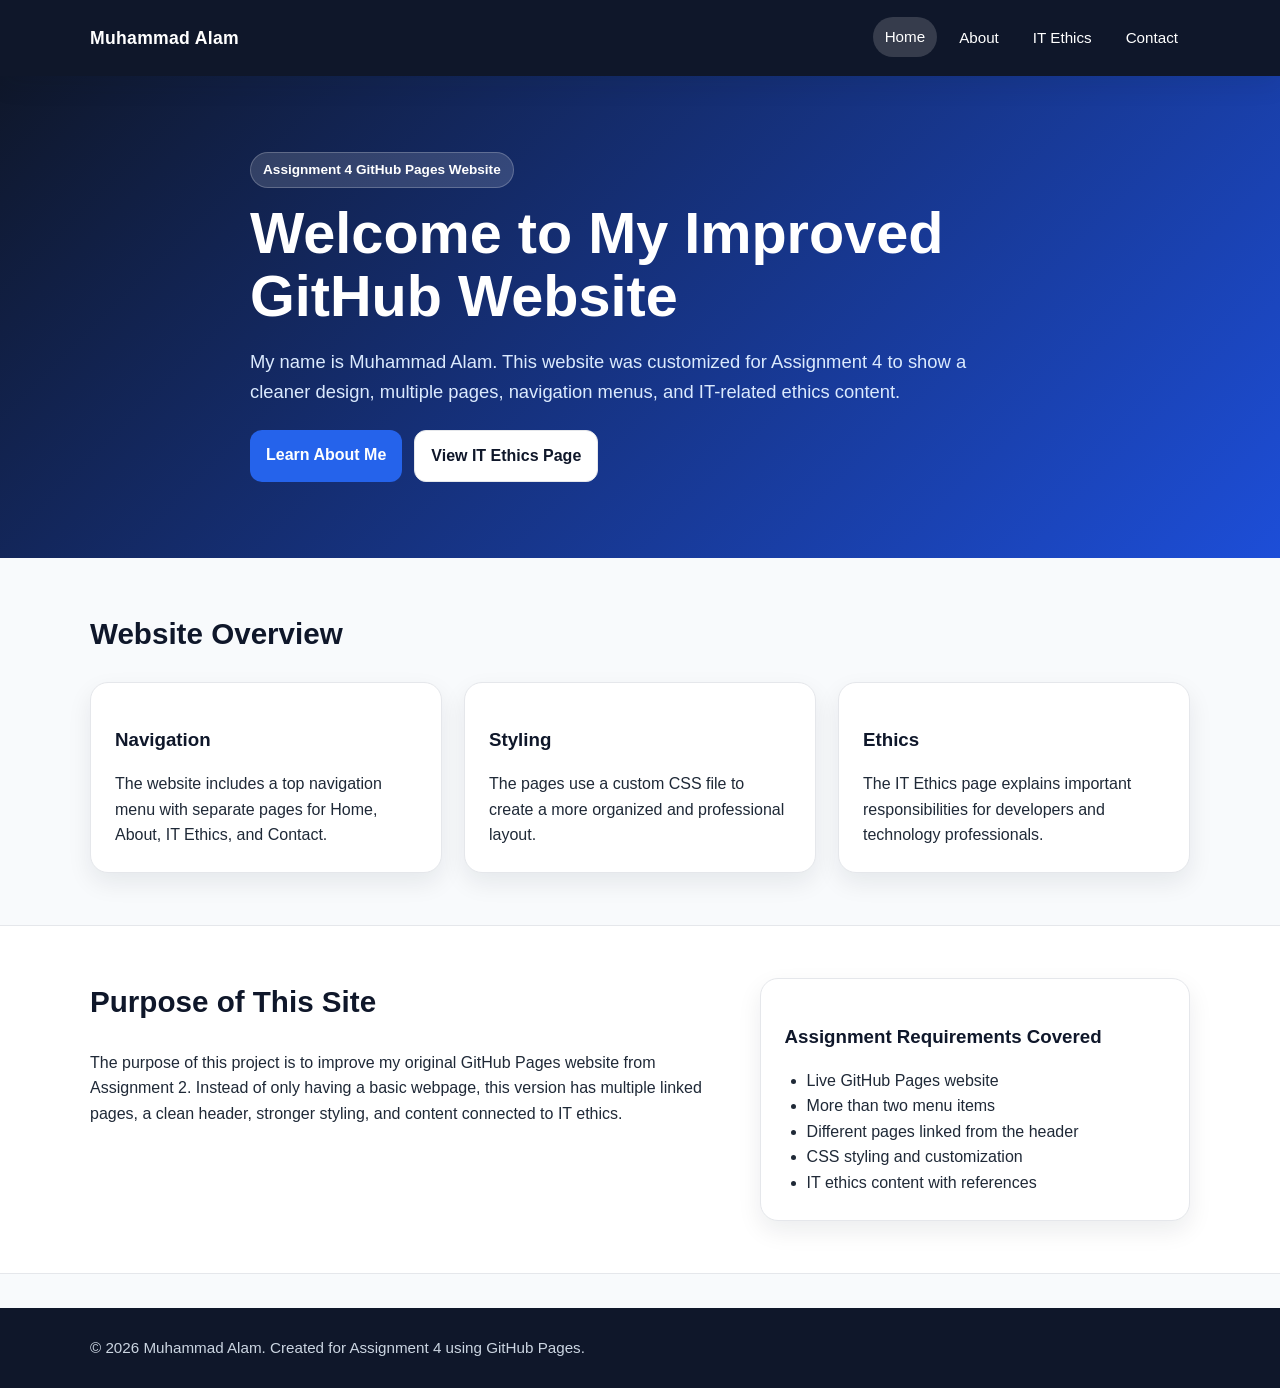
<file: index.html>
<!DOCTYPE html>
<html lang="en">
<head>
  <meta charset="UTF-8">
  <meta name="viewport" content="width=device-width, initial-scale=1.0">
  <title>Home | Muhammad Alam</title>
  <link rel="stylesheet" href="styles.css">
</head>
<body>

<header class="site-header">
  <div class="container nav-wrapper">
    <a class="brand" href="index.html">Muhammad Alam</a>
    <nav class="top-nav" aria-label="Main navigation">
      <a href="index.html" class="active">Home</a>
      <a href="about.html">About</a>
      <a href="ethics.html">IT Ethics</a>
      <a href="contact.html">Contact</a>
    </nav>
  </div>
</header>

<main>
  <section class="hero">
    <div class="container hero-content">
      <span class="tagline">Assignment 4 GitHub Pages Website</span>
      <h1>Welcome to My Improved GitHub Website</h1>
      <p>
        My name is Muhammad Alam. This website was customized for Assignment 4 to show a cleaner design,
        multiple pages, navigation menus, and IT-related ethics content.
      </p>
      <div class="button-row">
        <a class="button" href="about.html">Learn About Me</a>
        <a class="button secondary" href="ethics.html">View IT Ethics Page</a>
      </div>
    </div>
  </section>

  <section class="section">
    <div class="container">
      <h2>Website Overview</h2>
      <div class="card-grid">
        <article class="card">
          <h3>Navigation</h3>
          <p>
            The website includes a top navigation menu with separate pages for Home, About,
            IT Ethics, and Contact.
          </p>
        </article>
        <article class="card">
          <h3>Styling</h3>
          <p>
            The pages use a custom CSS file to create a more organized and professional layout.
          </p>
        </article>
        <article class="card">
          <h3>Ethics</h3>
          <p>
            The IT Ethics page explains important responsibilities for developers and technology professionals.
          </p>
        </article>
      </div>
    </div>
  </section>

  <section class="section light-section">
    <div class="container split-layout">
      <div>
        <h2>Purpose of This Site</h2>
        <p>
          The purpose of this project is to improve my original GitHub Pages website from Assignment 2.
          Instead of only having a basic webpage, this version has multiple linked pages, a clean header,
          stronger styling, and content connected to IT ethics.
        </p>
      </div>
      <div class="info-box">
        <h3>Assignment Requirements Covered</h3>
        <ul>
          <li>Live GitHub Pages website</li>
          <li>More than two menu items</li>
          <li>Different pages linked from the header</li>
          <li>CSS styling and customization</li>
          <li>IT ethics content with references</li>
        </ul>
      </div>
    </div>
  </section>
</main>

<footer class="site-footer">
  <div class="container">
    <p>&copy; 2026 Muhammad Alam. Created for Assignment 4 using GitHub Pages.</p>
  </div>
</footer>

</body>
</html>
</file>
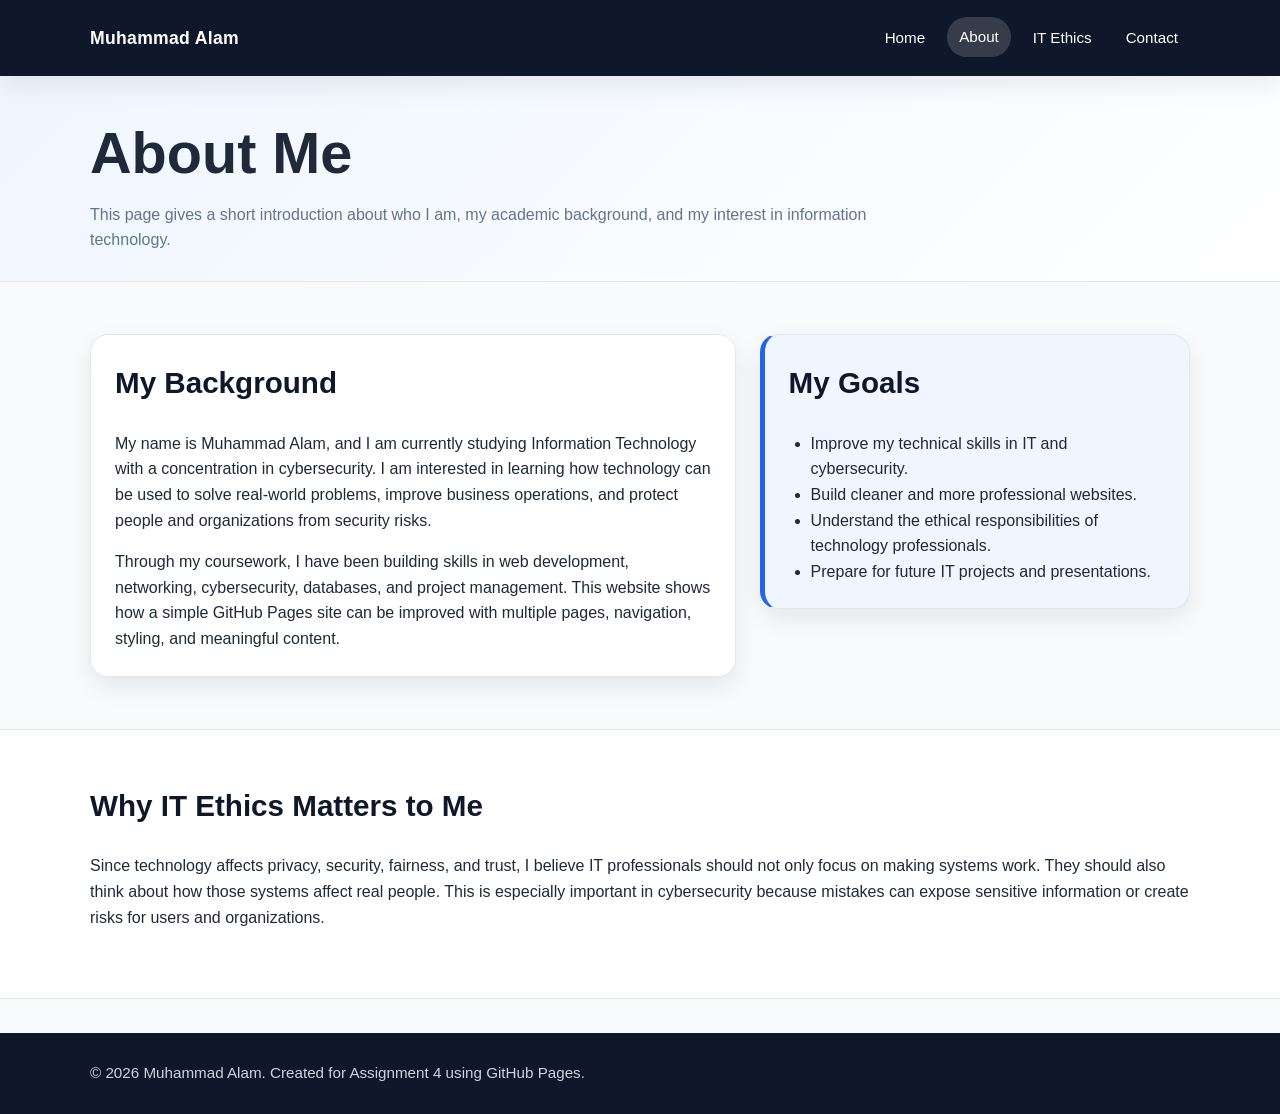
<file: about.html>
<!DOCTYPE html>
<html lang="en">
<head>
  <meta charset="UTF-8">
  <meta name="viewport" content="width=device-width, initial-scale=1.0">
  <title>About | Muhammad Alam</title>
  <link rel="stylesheet" href="styles.css">
</head>
<body>

<header class="site-header">
  <div class="container nav-wrapper">
    <a class="brand" href="index.html">Muhammad Alam</a>
    <nav class="top-nav" aria-label="Main navigation">
      <a href="index.html">Home</a>
      <a href="about.html" class="active">About</a>
      <a href="ethics.html">IT Ethics</a>
      <a href="contact.html">Contact</a>
    </nav>
  </div>
</header>

<main>
  <section class="page-heading">
    <div class="container">
      <h1>About Me</h1>
      <p>
        This page gives a short introduction about who I am, my academic background,
        and my interest in information technology.
      </p>
    </div>
  </section>

  <section class="section">
    <div class="container split-layout">
      <article class="card">
        <h2>My Background</h2>
        <p>
          My name is Muhammad Alam, and I am currently studying Information Technology with a concentration
          in cybersecurity. I am interested in learning how technology can be used to solve real-world problems,
          improve business operations, and protect people and organizations from security risks.
        </p>
        <p>
          Through my coursework, I have been building skills in web development, networking, cybersecurity,
          databases, and project management. This website shows how a simple GitHub Pages site can be improved
          with multiple pages, navigation, styling, and meaningful content.
        </p>
      </article>

      <aside class="card highlight">
        <h2>My Goals</h2>
        <ul>
          <li>Improve my technical skills in IT and cybersecurity.</li>
          <li>Build cleaner and more professional websites.</li>
          <li>Understand the ethical responsibilities of technology professionals.</li>
          <li>Prepare for future IT projects and presentations.</li>
        </ul>
      </aside>
    </div>
  </section>

  <section class="section light-section">
    <div class="container">
      <h2>Why IT Ethics Matters to Me</h2>
      <p>
        Since technology affects privacy, security, fairness, and trust, I believe IT professionals should not
        only focus on making systems work. They should also think about how those systems affect real people.
        This is especially important in cybersecurity because mistakes can expose sensitive information or create
        risks for users and organizations.
      </p>
    </div>
  </section>
</main>

<footer class="site-footer">
  <div class="container">
    <p>&copy; 2026 Muhammad Alam. Created for Assignment 4 using GitHub Pages.</p>
  </div>
</footer>

</body>
</html>
</file>
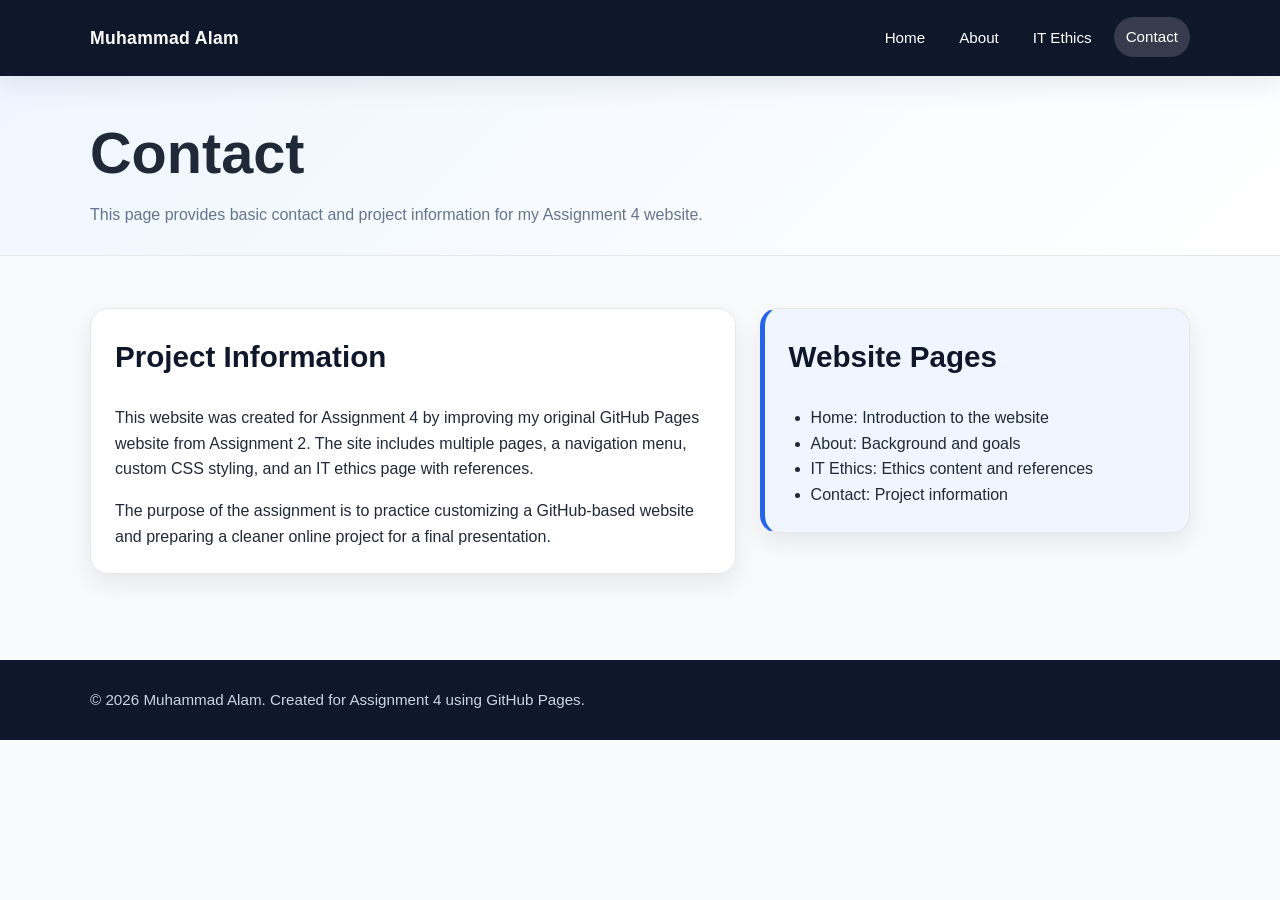
<file: contact.html>
<!DOCTYPE html>
<html lang="en">
<head>
  <meta charset="UTF-8">
  <meta name="viewport" content="width=device-width, initial-scale=1.0">
  <title>Contact | Muhammad Alam</title>
  <link rel="stylesheet" href="styles.css">
</head>
<body>

<header class="site-header">
  <div class="container nav-wrapper">
    <a class="brand" href="index.html">Muhammad Alam</a>
    <nav class="top-nav" aria-label="Main navigation">
      <a href="index.html">Home</a>
      <a href="about.html">About</a>
      <a href="ethics.html">IT Ethics</a>
      <a href="contact.html" class="active">Contact</a>
    </nav>
  </div>
</header>

<main>
  <section class="page-heading">
    <div class="container">
      <h1>Contact</h1>
      <p>This page provides basic contact and project information for my Assignment 4 website.</p>
    </div>
  </section>

  <section class="section">
    <div class="container split-layout">
      <article class="card">
        <h2>Project Information</h2>
        <p>
          This website was created for Assignment 4 by improving my original GitHub Pages website from Assignment 2.
          The site includes multiple pages, a navigation menu, custom CSS styling, and an IT ethics page with references.
        </p>
        <p>
          The purpose of the assignment is to practice customizing a GitHub-based website and preparing a cleaner
          online project for a final presentation.
        </p>
      </article>

      <aside class="card highlight">
        <h2>Website Pages</h2>
        <ul>
          <li>Home: Introduction to the website</li>
          <li>About: Background and goals</li>
          <li>IT Ethics: Ethics content and references</li>
          <li>Contact: Project information</li>
        </ul>
      </aside>
    </div>
  </section>
</main>

<footer class="site-footer">
  <div class="container">
    <p>&copy; 2026 Muhammad Alam. Created for Assignment 4 using GitHub Pages.</p>
  </div>
</footer>

</body>
</html>
</file>
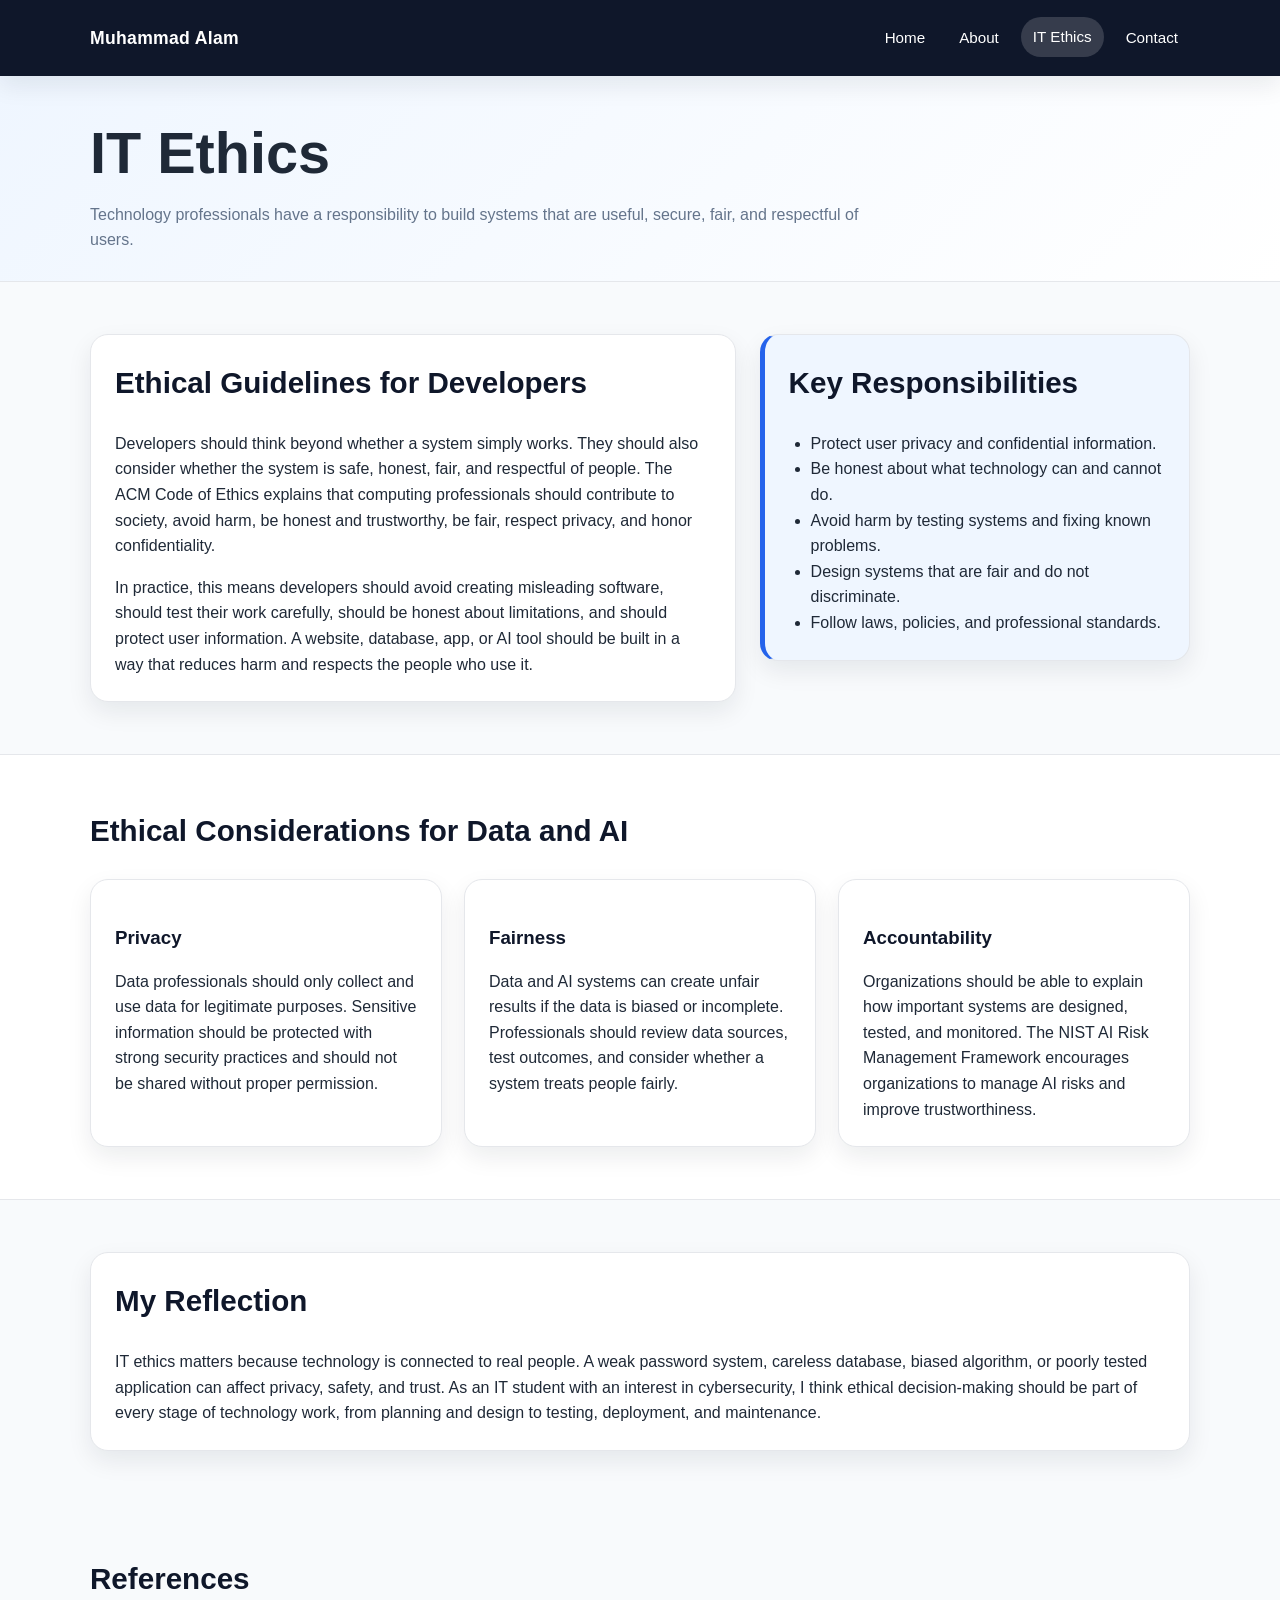
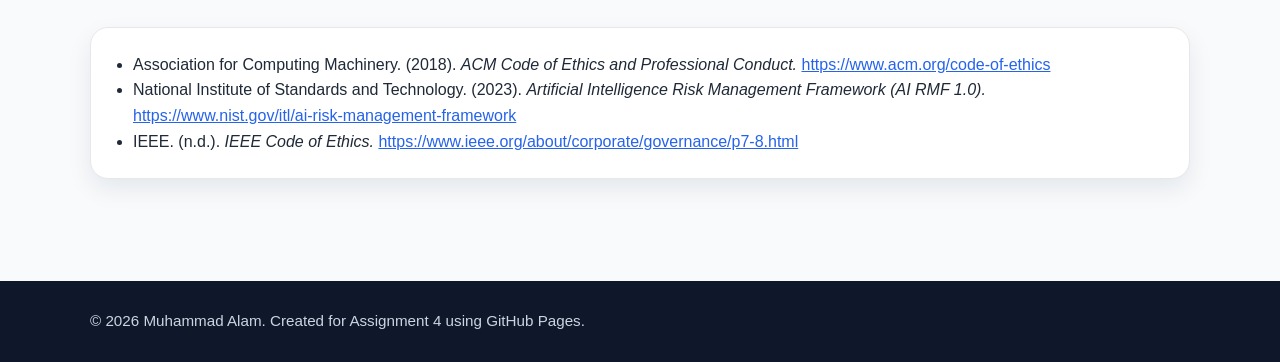
<file: ethics.html>
<!DOCTYPE html>
<html lang="en">
<head>
  <meta charset="UTF-8">
  <meta name="viewport" content="width=device-width, initial-scale=1.0">
  <title>IT Ethics | Muhammad Alam</title>
  <link rel="stylesheet" href="styles.css">
</head>
<body>

<header class="site-header">
  <div class="container nav-wrapper">
    <a class="brand" href="index.html">Muhammad Alam</a>
    <nav class="top-nav" aria-label="Main navigation">
      <a href="index.html">Home</a>
      <a href="about.html">About</a>
      <a href="ethics.html" class="active">IT Ethics</a>
      <a href="contact.html">Contact</a>
    </nav>
  </div>
</header>

<main>
  <section class="page-heading">
    <div class="container">
      <h1>IT Ethics</h1>
      <p>
        Technology professionals have a responsibility to build systems that are useful, secure,
        fair, and respectful of users.
      </p>
    </div>
  </section>

  <section class="section">
    <div class="container split-layout">
      <article class="card">
        <h2>Ethical Guidelines for Developers</h2>
        <p>
          Developers should think beyond whether a system simply works. They should also consider whether the
          system is safe, honest, fair, and respectful of people. The ACM Code of Ethics explains that computing
          professionals should contribute to society, avoid harm, be honest and trustworthy, be fair, respect privacy,
          and honor confidentiality.
        </p>
        <p>
          In practice, this means developers should avoid creating misleading software, should test their work carefully,
          should be honest about limitations, and should protect user information. A website, database, app, or AI tool
          should be built in a way that reduces harm and respects the people who use it.
        </p>
      </article>

      <aside class="card highlight">
        <h2>Key Responsibilities</h2>
        <ul>
          <li>Protect user privacy and confidential information.</li>
          <li>Be honest about what technology can and cannot do.</li>
          <li>Avoid harm by testing systems and fixing known problems.</li>
          <li>Design systems that are fair and do not discriminate.</li>
          <li>Follow laws, policies, and professional standards.</li>
        </ul>
      </aside>
    </div>
  </section>

  <section class="section light-section">
    <div class="container">
      <h2>Ethical Considerations for Data and AI</h2>
      <div class="card-grid">
        <article class="card">
          <h3>Privacy</h3>
          <p>
            Data professionals should only collect and use data for legitimate purposes. Sensitive information should
            be protected with strong security practices and should not be shared without proper permission.
          </p>
        </article>
        <article class="card">
          <h3>Fairness</h3>
          <p>
            Data and AI systems can create unfair results if the data is biased or incomplete. Professionals should
            review data sources, test outcomes, and consider whether a system treats people fairly.
          </p>
        </article>
        <article class="card">
          <h3>Accountability</h3>
          <p>
            Organizations should be able to explain how important systems are designed, tested, and monitored. The
            NIST AI Risk Management Framework encourages organizations to manage AI risks and improve trustworthiness.
          </p>
        </article>
      </div>
    </div>
  </section>

  <section class="section">
    <div class="container">
      <article class="card">
        <h2>My Reflection</h2>
        <p>
          IT ethics matters because technology is connected to real people. A weak password system, careless database,
          biased algorithm, or poorly tested application can affect privacy, safety, and trust. As an IT student with an
          interest in cybersecurity, I think ethical decision-making should be part of every stage of technology work,
          from planning and design to testing, deployment, and maintenance.
        </p>
      </article>
    </div>
  </section>

  <section class="section references-section">
    <div class="container">
      <h2>References</h2>
      <ul class="references">
        <li>
          Association for Computing Machinery. (2018). <em>ACM Code of Ethics and Professional Conduct.</em>
          <a href="https://www.acm.org/code-of-ethics" target="_blank" rel="noopener">https://www.acm.org/code-of-ethics</a>
        </li>
        <li>
          National Institute of Standards and Technology. (2023). <em>Artificial Intelligence Risk Management Framework (AI RMF 1.0).</em>
          <a href="https://www.nist.gov/itl/ai-risk-management-framework" target="_blank" rel="noopener">https://www.nist.gov/itl/ai-risk-management-framework</a>
        </li>
        <li>
          IEEE. (n.d.). <em>IEEE Code of Ethics.</em>
          <a href="https://www.ieee.org/about/corporate/governance/p7-8.html" target="_blank" rel="noopener">https://www.ieee.org/about/corporate/governance/p7-8.html</a>
        </li>
      </ul>
    </div>
  </section>
</main>

<footer class="site-footer">
  <div class="container">
    <p>&copy; 2026 Muhammad Alam. Created for Assignment 4 using GitHub Pages.</p>
  </div>
</footer>

</body>
</html>
</file>
<file: styles.css>
/* Assignment 4 GitHub Pages Website
   Author: Muhammad Alam
   Purpose: Improve Assignment 2 website with navigation, styling, and IT ethics content.
*/

:root {
  --navy: #0f172a;
  --blue: #2563eb;
  --light-blue: #eff6ff;
  --text: #1f2937;
  --muted: #64748b;
  --border: #e5e7eb;
  --white: #ffffff;
  --background: #f8fafc;
  --shadow: 0 10px 25px rgba(15, 23, 42, 0.08);
}

* {
  box-sizing: border-box;
}

body {
  margin: 0;
  font-family: Arial, Helvetica, sans-serif;
  background: var(--background);
  color: var(--text);
  line-height: 1.6;
}

.container {
  width: min(1100px, 92%);
  margin: 0 auto;
}

.site-header {
  background: var(--navy);
  color: var(--white);
  padding: 18px 0;
  position: sticky;
  top: 0;
  z-index: 10;
  box-shadow: var(--shadow);
}

.nav-wrapper {
  display: flex;
  align-items: center;
  justify-content: space-between;
  gap: 24px;
}

.brand {
  color: var(--white);
  text-decoration: none;
  font-weight: 800;
  font-size: 1.1rem;
  letter-spacing: 0.3px;
}

.top-nav {
  display: flex;
  gap: 10px;
  flex-wrap: wrap;
  justify-content: flex-end;
}

.top-nav a {
  color: var(--white);
  text-decoration: none;
  padding: 8px 12px;
  border-radius: 999px;
  font-size: 0.95rem;
  transition: background 0.2s ease, transform 0.2s ease;
}

.top-nav a:hover,
.top-nav a.active {
  background: rgba(255, 255, 255, 0.16);
  transform: translateY(-1px);
}

.hero {
  background: linear-gradient(135deg, #0f172a 0%, #1d4ed8 100%);
  color: var(--white);
  padding: 76px 0;
}

.hero-content {
  max-width: 780px;
}

.tagline {
  display: inline-block;
  background: rgba(255, 255, 255, 0.14);
  border: 1px solid rgba(255, 255, 255, 0.22);
  color: var(--white);
  border-radius: 999px;
  padding: 6px 12px;
  font-weight: 700;
  font-size: 0.85rem;
  margin-bottom: 14px;
}

h1 {
  font-size: clamp(2rem, 5vw, 3.6rem);
  line-height: 1.1;
  margin: 0 0 16px;
}

h2 {
  color: var(--navy);
  font-size: 1.85rem;
  margin-top: 0;
}

h3 {
  color: var(--navy);
  margin-bottom: 8px;
}

.hero p {
  font-size: 1.15rem;
  max-width: 760px;
  color: #dbeafe;
}

.section {
  padding: 52px 0;
}

.light-section {
  background: var(--white);
  border-top: 1px solid var(--border);
  border-bottom: 1px solid var(--border);
}

.page-heading {
  padding: 46px 0 28px;
  background: linear-gradient(135deg, var(--light-blue), var(--white));
  border-bottom: 1px solid var(--border);
}

.page-heading p {
  color: var(--muted);
  max-width: 800px;
  margin-bottom: 0;
}

.card-grid {
  display: grid;
  grid-template-columns: repeat(3, 1fr);
  gap: 22px;
}

.split-layout {
  display: grid;
  grid-template-columns: 1.2fr 0.8fr;
  gap: 24px;
  align-items: start;
}

.card,
.info-box {
  background: var(--white);
  border: 1px solid var(--border);
  border-radius: 18px;
  padding: 24px;
  box-shadow: var(--shadow);
}

.card p:last-child,
.card ul:last-child,
.info-box ul:last-child {
  margin-bottom: 0;
}

.highlight {
  border-left: 5px solid var(--blue);
  background: var(--light-blue);
}

.button-row {
  display: flex;
  gap: 12px;
  flex-wrap: wrap;
  margin-top: 24px;
}

.button {
  display: inline-block;
  text-decoration: none;
  background: var(--blue);
  color: white;
  padding: 12px 16px;
  border-radius: 12px;
  font-weight: 700;
}

.button.secondary {
  background: white;
  color: var(--navy);
  border: 1px solid var(--border);
}

ul {
  padding-left: 22px;
}

.references {
  background: var(--white);
  border: 1px solid var(--border);
  border-radius: 18px;
  padding: 24px 24px 24px 42px;
  box-shadow: var(--shadow);
}

.references a {
  color: var(--blue);
  word-break: break-word;
}

.site-footer {
  background: var(--navy);
  color: #cbd5e1;
  padding: 28px 0;
  margin-top: 34px;
  font-size: 0.95rem;
}

.site-footer p {
  margin: 0;
}

@media (max-width: 800px) {
  .nav-wrapper,
  .split-layout {
    display: grid;
    grid-template-columns: 1fr;
  }

  .top-nav {
    justify-content: flex-start;
  }

  .card-grid {
    grid-template-columns: 1fr;
  }

  .hero {
    padding: 52px 0;
  }
}
</file>
